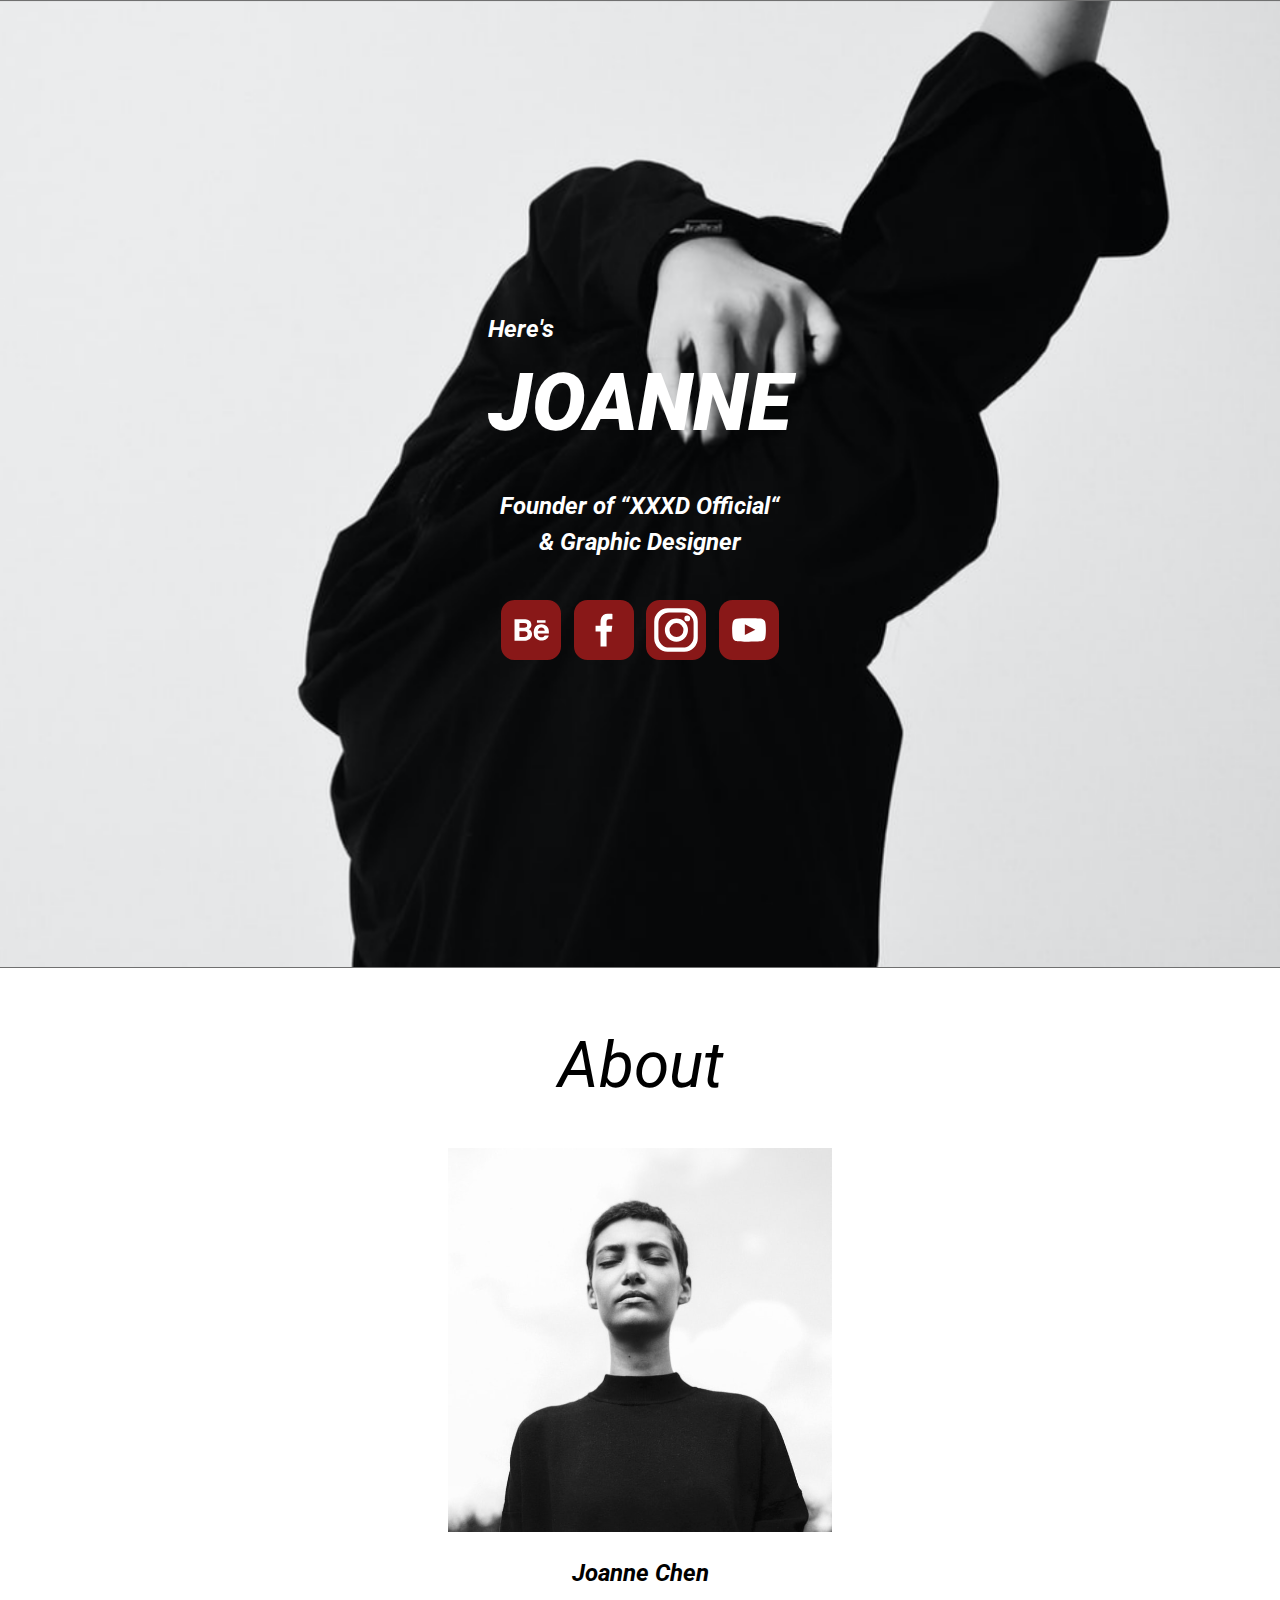
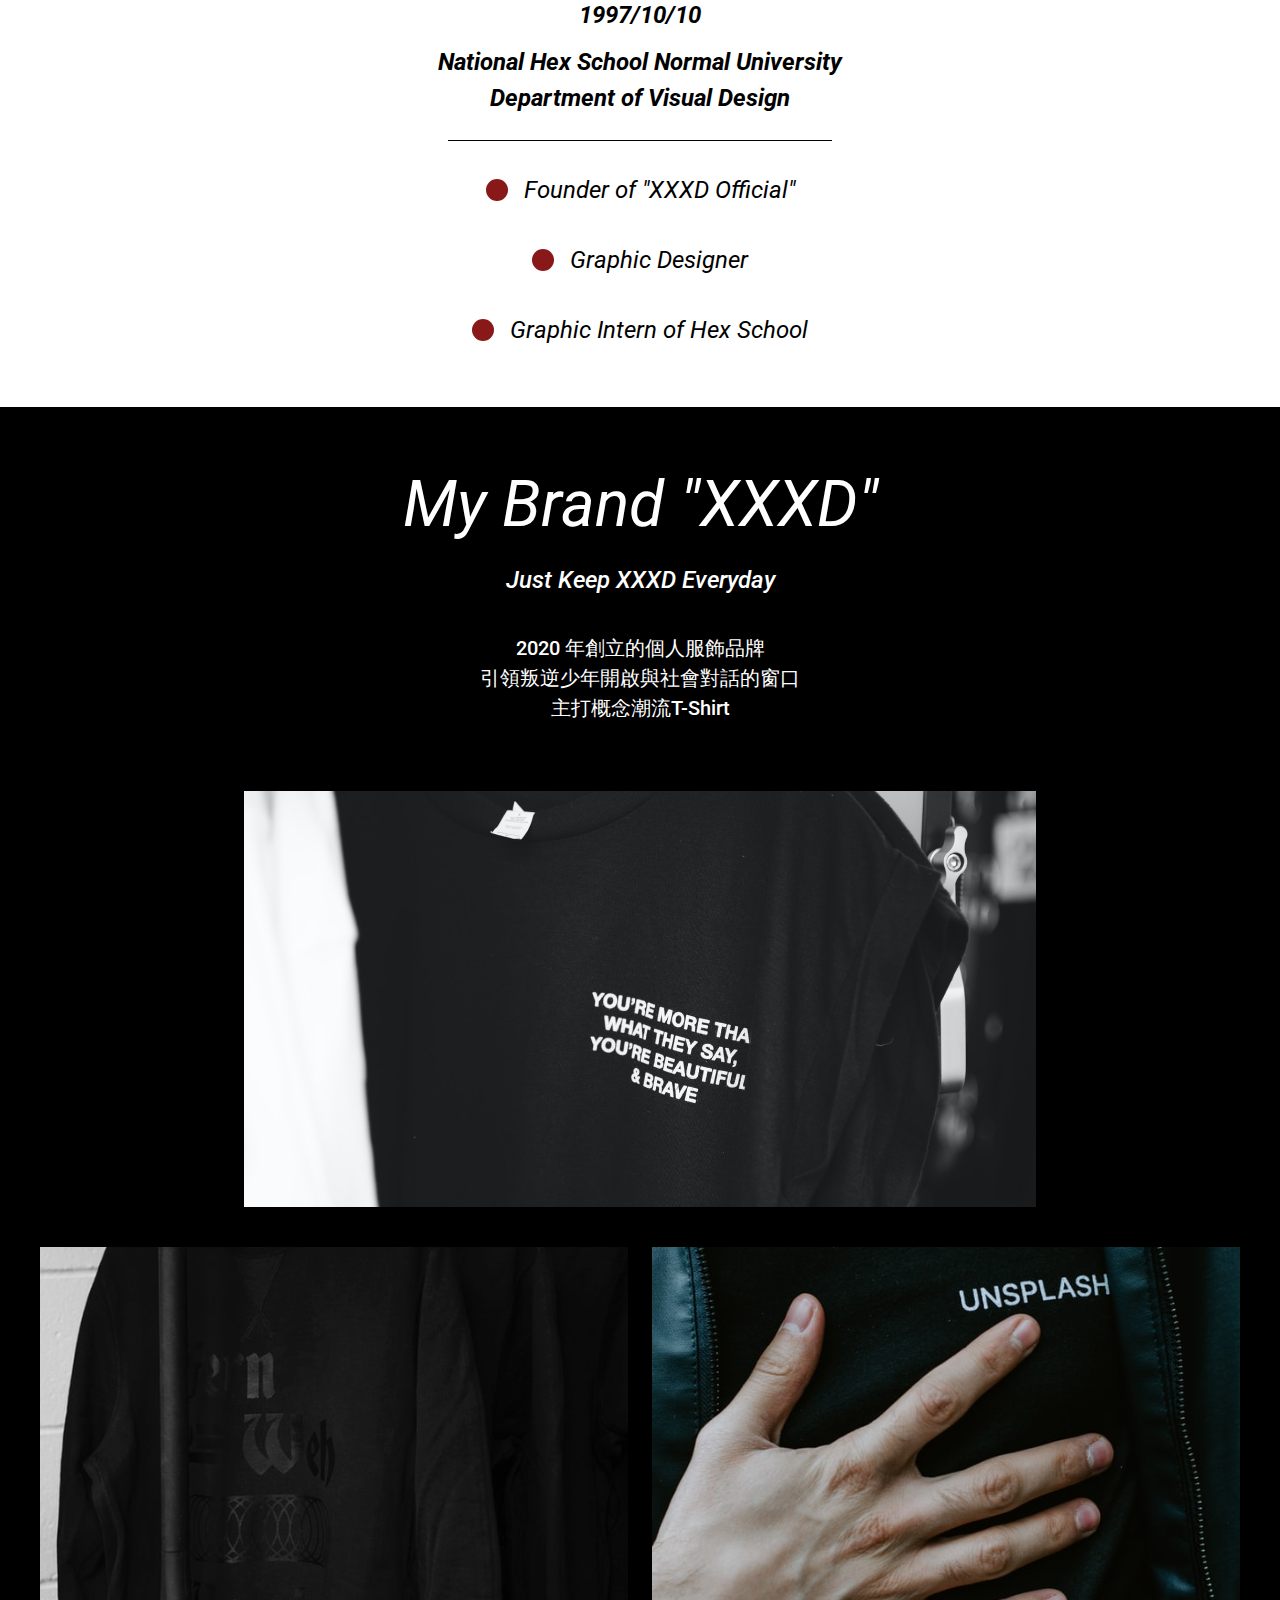
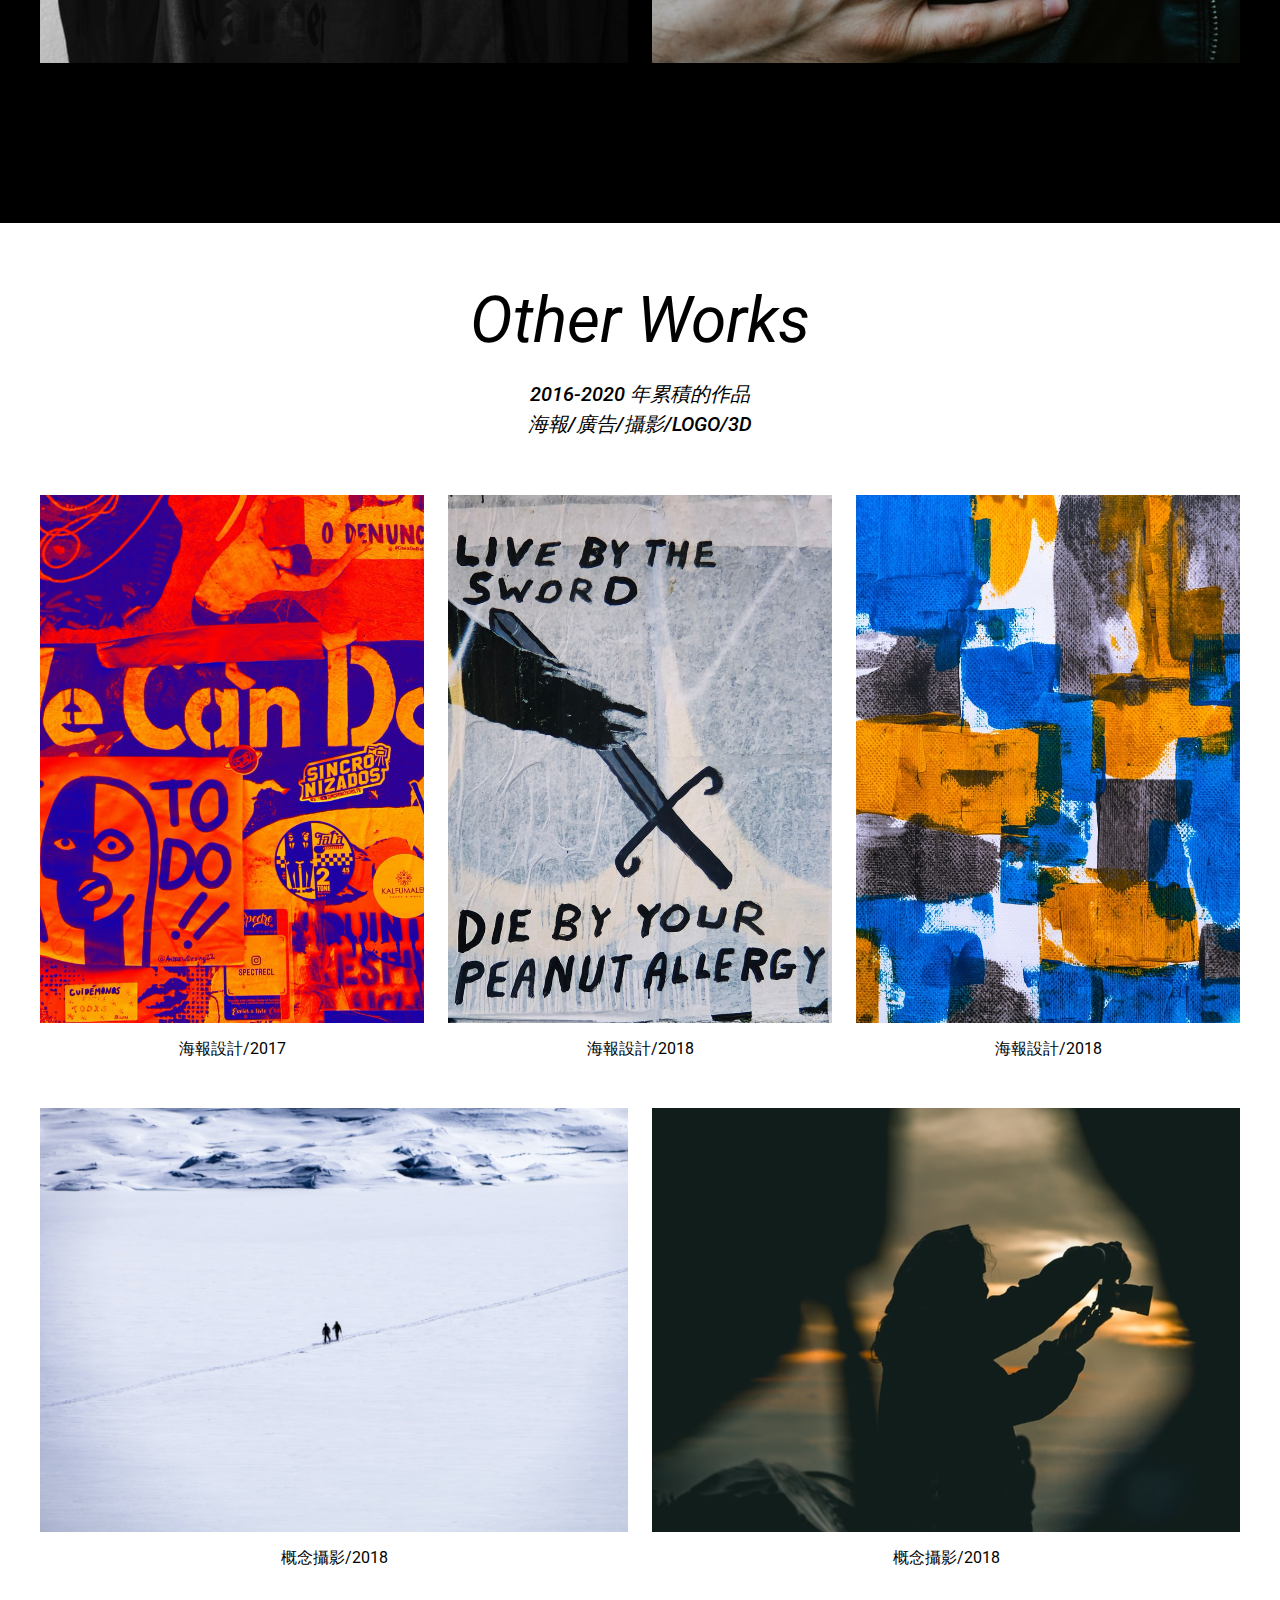
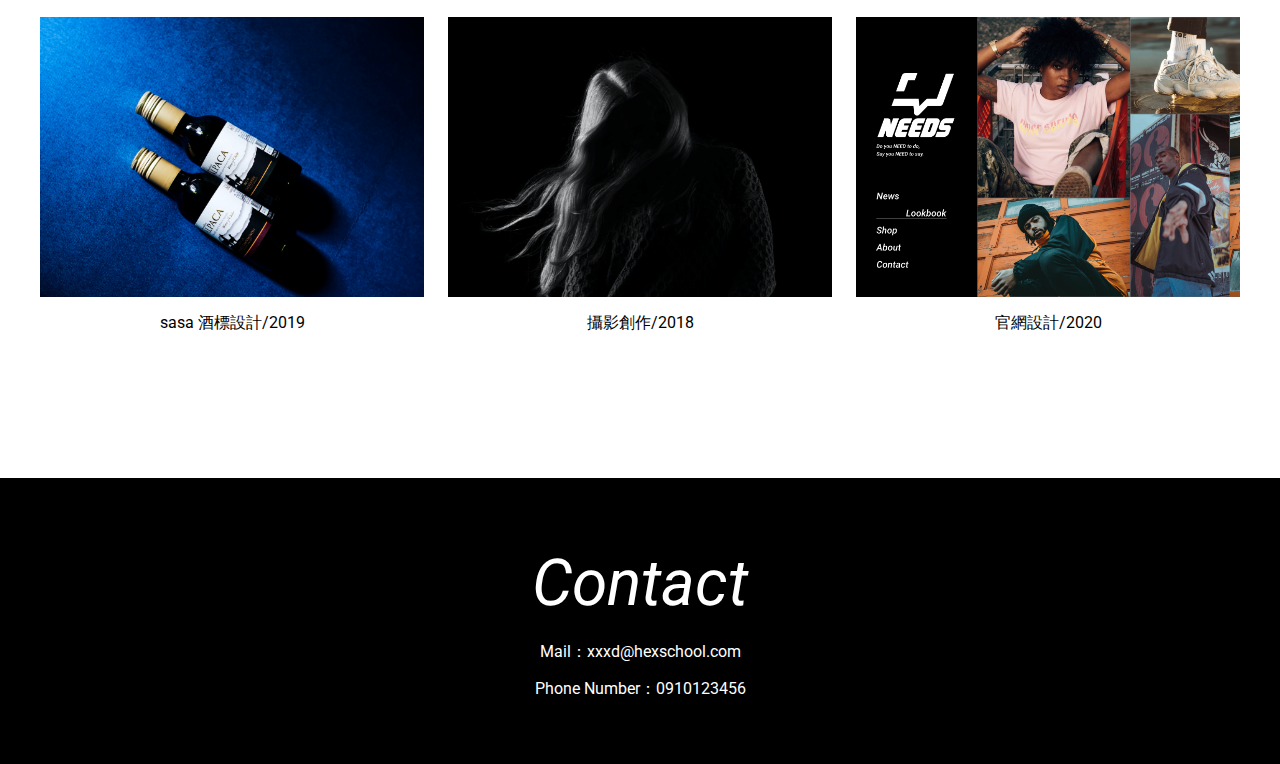
<file: index.html>
<!DOCTYPE html>
<html lang="en">

<head>
  <meta charset="UTF-8">
  <meta name="viewport" content="width=device-width, initial-scale=1.0">
  <meta http-equiv="X-UA-Compatible" content="ie=edge">
  <title>首頁</title>
  <link rel="preconnect" href="https://fonts.googleapis.com">
  <link rel="preconnect" href="https://fonts.gstatic.com" crossorigin>
  <link href="https://fonts.googleapis.com/css2?family=Roboto:ital,wght@0,500;0,700;0,900;1,500;1,700;1,900&display=swap" rel="stylesheet">
  <link rel="stylesheet" href="./assets/style/all.css">
</head>

<body>
  <header class="header">
  </header>

  <div class="header mb56">
  <div class="name pt308 pb308">
    <h3>Here's</h3>
    <h1 class="mb32">JOANNE</h1>
    <p class="mb40">Founder of “XXXD Official“
    <br>& Graphic Designer</p>
    <ul>
    <li><a href="#"><img src="./assets/images/behance.svg" alt="Behance"></a></li>
    <li><a href="#"><img src="./assets/images/facebook.svg" alt="Facebook"></a></li>
    <li><a href="#"><img src="./assets/images/instagram.svg" alt="Instagram"></a></li>
    <li><a href="#"><img src="./assets/images/youtube.svg" alt="Youtube"></a></li>
    </ul>
  </div>
  </div>
<div class="about mb56">
  <h2 class="mb40">About</h2>
  <img src="./assets/images/photo.png" alt="profilepic">
  <h3 class="mt20 mb8">Joanne Chen
    <br>
    1997/10/10
  </h3>
  <h4 class="mb24">National Hex School Normal University
    <br>Department of Visual Design</h4>
  <ul class="pt28">
      <li class="mb28">Founder of "XXXD Official"</li>
      <li class="mb28">Graphic Designer</li>
      <li>Graphic Intern of Hex School</li>
    </ul>
</div>
<div class="brand mb56">
  <div class="brand-container pt56 pb160">
    <h2 class="mb12">My Brand "XXXD"</h2>
    <h3 class="mb32">Just Keep XXXD Everyday</h3>
    <p class="mb68">2020 年創立的個人服飾品牌
      <br>
      引領叛逆少年開啟與社會對話的窗口
      <br>
      主打概念潮流T-Shirt</p>
    <ul class="img-col-1 mb40">
      <li><img src="./assets/images/brand_img1.png" alt="brand-img-1"></li>
    </ul>
    <ul class="img-col-2">
      <li><img src="./assets/images/brand_img2.png" alt="brand-img-2"></li>
      <li><img src="./assets/images/brand_img3.png" alt="brand-img-3"></li>
    </ul>
  </div>
</div>
<div class="work">
  <div class="work-container mb144">
    <h2 class="mb16">Other Works</h2>
    <p class="mb56">2016-2020 年累積的作品
      <br>
      海報/廣告/攝影/LOGO/3D</p>
      <ul class="img-col-3 mb48">
        <li><a href="#"><img src="./assets/images/work_img1.png" alt=""></a>海報設計/2017</li>
        <li><a href="#"><img src="./assets/images/work_img2.png" alt=""></a>海報設計/2018</li>
        <li><a href="#"><img src="./assets/images/work_img3.png" alt=""></a>海報設計/2018</li>
      </ul>
      <ul class="img-col-2 mb48">
        <li><a href="#"><img src="./assets/images/work_img4.png" alt=""></a>概念攝影/2018</li>
        <li><a href="#"><img src="./assets/images/work_img5.png" alt=""></a>概念攝影/2018</li>
      </ul>
      <ul class="img-col-3">
        <li><a href="#"><img src="./assets/images/work_img6.png" alt=""></a>sasa 酒標設計/2019</li>
        <li><a href="#"><img src="./assets/images/work_img7.png" alt=""></a>攝影創作/2018</li>
        <li><a href="#"><img src="./assets/images/work_img8.png" alt=""></a>官網設計/2020</li>
      </ul>
  </div>
</div>
<div class="footer pt64">
  <h2 class="mb16">Contact</h2>
  <ul>
    <li class="mb16">Mail：<a href="#">xxxd@hexschool.com</a></li>
    <li class="pb64">Phone Number：0910123456</li>
  </ul>
</div>


  <footer class="footer">
  </footer>
  <script src="./assets/js/vendors.js"></script>
  <script src="./assets/js/all.js"></script>
</body>

</html>
</file>
<file: assets/style/all.css>
/* http://meyerweb.com/eric/tools/css/reset/ 
   v2.0 | 20110126
   License: none (public domain)
*/
html, body, div, span, applet, object, iframe,
h1, h2, h3, h4, h5, h6, p, blockquote, pre,
a, abbr, acronym, address, big, cite, code,
del, dfn, em, img, ins, kbd, q, s, samp,
small, strike, strong, sub, sup, tt, var,
b, u, i, center,
dl, dt, dd, ol, ul, li,
fieldset, form, label, legend,
table, caption, tbody, tfoot, thead, tr, th, td,
article, aside, canvas, details, embed,
figure, figcaption, footer, header, hgroup,
list, nav, output, ruby, section, summary,
time, mark, audio, video {
  margin: 0;
  padding: 0;
  border: 0;
  font-size: 100%;
  font: inherit;
  vertical-align: baseline; }

/* HTML5 display-role reset for older browsers */
article, aside, details, figcaption, figure,
footer, header, hgroup, list, nav, section {
  display: block; }

*, *:before, *:after {
  -webkit-box-sizing: border-box;
          box-sizing: border-box; }

body {
  font-family: 'Roboto', sans-serif; }

.header {
  background-size: cover;
  background-image: url(../images/banner.png);
  background-repeat: no-repeat;
  background-position: center center; }

.name {
  width: 304px;
  margin: 0 auto;
  color: #fff;
  font-style: italic; }

h1 {
  font-size: 80px;
  line-height: 106px;
  font-weight: 900; }

p {
  text-align: center;
  font-size: 24px;
  line-height: 36px;
  font-weight: 700; }

ul {
  list-style: none; }

.name ul {
  display: -webkit-box;
  display: -ms-flexbox;
  display: flex;
  -webkit-box-pack: space-evenly;
      -ms-flex-pack: space-evenly;
          justify-content: space-evenly; }

.about {
  width: 1200px;
  margin: 0 auto;
  text-align: center; }

h4 {
  font-size: 24px;
  line-height: 36px;
  font-style: italic;
  font-weight: 700; }

h2 {
  font-size: 64px;
  line-height: 84px;
  font-style: italic; }

img {
  display: block; }

.about img {
  margin: 0 auto; }

h3 {
  font-size: 24px;
  line-height: 42px;
  font-weight: 700;
  font-style: italic; }

.about ul {
  width: 384px;
  margin: 0 auto;
  font-size: 24px;
  font-style: italic;
  line-height: 42px;
  border-top: 1px solid #000; }

.about li {
  display: -webkit-box;
  display: -ms-flexbox;
  display: flex;
  -webkit-box-pack: center;
      -ms-flex-pack: center;
          justify-content: center;
  -webkit-box-align: center;
      -ms-flex-align: center;
          align-items: center; }

.about li::before {
  content: "";
  width: 22px;
  height: 22px;
  background-color: #891818;
  border-radius: 50%;
  display: block;
  margin-right: 16px; }

.brand {
  background-color: #000;
  color: #fff; }

.brand-container {
  width: 1200px;
  margin: 0 auto;
  text-align: center; }

.brand-container h3 {
  font-weight: 500;
  font-style: italic; }

.brand-container p {
  font-size: 20px;
  line-height: 30px;
  font-weight: 500;
  font-style: normal; }

.work-container {
  width: 1200px;
  margin: 0 auto;
  text-align: center; }

.work-container p {
  font-size: 20px;
  line-height: 30px;
  font-weight: 500;
  font-style: italic; }

.work-container img {
  margin-bottom: 16px; }

.img-col-1 {
  display: -webkit-box;
  display: -ms-flexbox;
  display: flex;
  -webkit-box-pack: center;
      -ms-flex-pack: center;
          justify-content: center; }

.img-col-2 {
  display: -webkit-box;
  display: -ms-flexbox;
  display: flex;
  -webkit-box-pack: justify;
      -ms-flex-pack: justify;
          justify-content: space-between; }

.img-col-3 {
  display: -webkit-box;
  display: -ms-flexbox;
  display: flex;
  -webkit-box-pack: justify;
      -ms-flex-pack: justify;
          justify-content: space-between; }

.footer {
  background-color: #000;
  color: #fff;
  text-align: center; }

.footer a {
  text-decoration: none;
  color: #fff; }

.footer a:hover {
  text-decoration: underline; }

.pt28 {
  padding-top: 28px; }

.pt56 {
  padding-top: 56px; }

.pt64 {
  padding-top: 64px; }

.pt308 {
  padding-top: 308px; }

.pb24 {
  padding-bottom: 24px; }

.pb64 {
  padding-bottom: 64px; }

.pb160 {
  padding-bottom: 160px; }

.pb308 {
  padding-bottom: 308px; }

.mt20 {
  margin-top: 20px; }

.mb8 {
  margin-bottom: 8px; }

.mb12 {
  margin-bottom: 12px; }

.mb16 {
  margin-bottom: 16px; }

.mb20 {
  margin-bottom: 20px; }

.mb24 {
  margin-bottom: 24px; }

.mb28 {
  margin-bottom: 28px; }

.mb32 {
  margin-bottom: 32px; }

.mb40 {
  margin-bottom: 40px; }

.mb48 {
  margin-bottom: 48px; }

.mb56 {
  margin-bottom: 56px; }

.mb68 {
  margin-bottom: 68px; }

.mb144 {
  margin-bottom: 144px; }

/*# sourceMappingURL=all.css.map */
</file>
